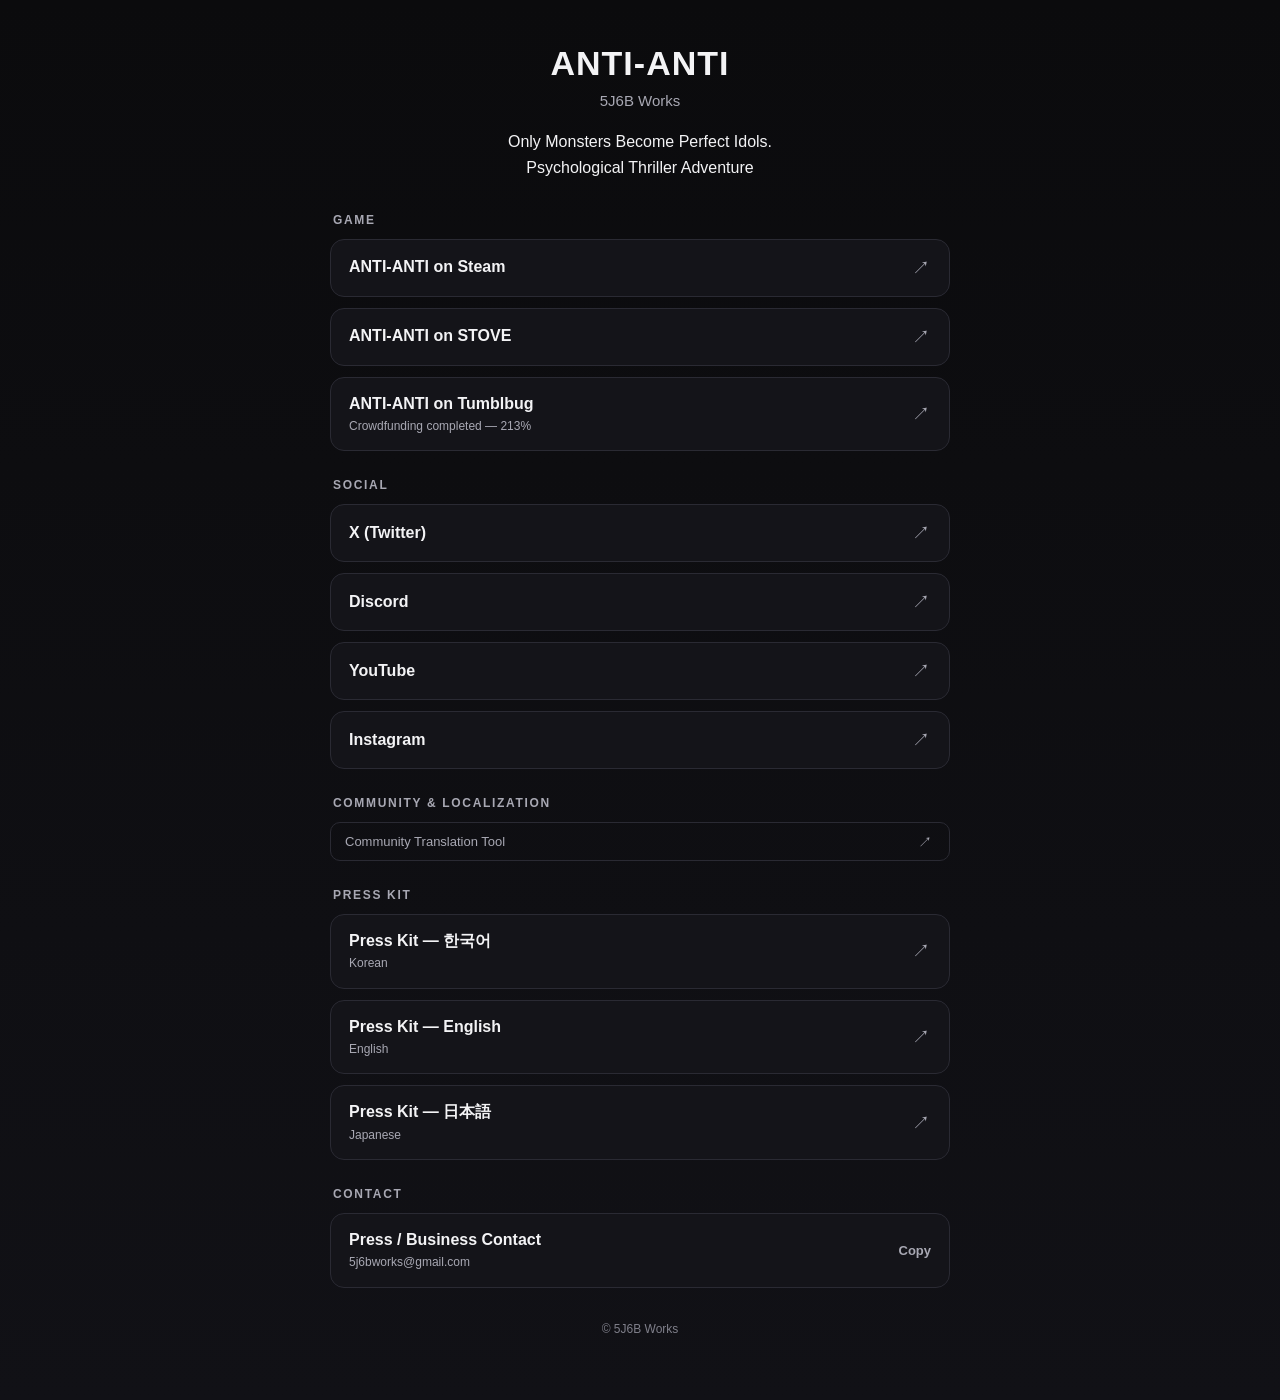
<file: index.html>
<!doctype html>
<html lang="ko">
<head>
  <meta charset="utf-8" />

  <meta
    name="viewport"
    content="width=device-width, initial-scale=1, maximum-scale=5, viewport-fit=cover"
  />

  <title>ANTI-ANTI | 5J6B Works</title>

  <meta
    name="description"
    content="Official links for ANTI-ANTI by 5J6B Works."
  />

  <style>
    :root {
      --bg: #0b0b0d;
      --panel: #141419;
      --text: #f3f3f5;
      --muted: #a8a8b3;
      --border: #2a2a33;
      --hover: #1e1e26;
    }

    * {
      box-sizing: border-box;
    }

    html {
      margin: 0;
      padding: 0;
      width: 100%;
      min-width: 100%;
      min-height: 100%;
      background: var(--bg);
      -webkit-text-size-adjust: 100%;
      text-size-adjust: 100%;
    }

    body {
      margin: 0;
      padding: 0;
      width: 100%;
      min-width: 100%;
      min-height: 100vh;
      min-height: 100dvh;
      overflow-x: hidden;

      background:
        linear-gradient(
          180deg,
          #0b0b0d 0%,
          #111116 100%
        );

      color: var(--text);

      font-family:
        Inter,
        -apple-system,
        BlinkMacSystemFont,
        "Segoe UI",
        "Noto Sans KR",
        "Noto Sans JP",
        "Noto Sans SC",
        Arial,
        sans-serif;
    }

    .page {
      display: block;
      width: calc(100% - 36px);
      max-width: 620px;
      margin-left: auto;
      margin-right: auto;
      padding-top: 44px;
      padding-bottom: 64px;
    }

    header {
      display: block;
      width: 100%;
      margin: 0 0 30px 0;
      text-align: center;
    }

    h1 {
      display: block;
      margin: 0;
      font-size: 34px;
      line-height: 1.15;
      letter-spacing: 0.03em;
      white-space: normal;
      word-break: normal;
    }

    .studio {
      display: block;
      margin-top: 7px;
      color: var(--muted);
      font-size: 15px;
      line-height: 1.4;
    }

    .tagline {
      display: block;
      width: 100%;
      margin: 18px auto 0;
      font-size: 16px;
      line-height: 1.65;
      white-space: normal;
      word-break: normal;
    }

    .section {
      display: block;
      width: 100%;
      margin-top: 26px;
    }

    .section-title {
      display: block;
      width: 100%;
      margin: 0 0 10px 3px;
      color: var(--muted);
      font-size: 12px;
      font-weight: 700;
      line-height: 1.4;
      letter-spacing: 0.14em;
      text-transform: uppercase;
      white-space: normal;
    }

    .links {
      display: block;
      width: 100%;
    }

    a.button,
    button.button {
      display: flex;
      width: 100%;
      min-width: 100%;
      min-height: 58px;
      margin: 0 0 11px 0;
      padding: 15px 18px;
      align-items: center;
      justify-content: space-between;
      gap: 16px;
      border: 1px solid var(--border);
      border-radius: 14px;
      background: var(--panel);
      color: var(--text);
      font-family: inherit;
      font-size: 16px;
      text-align: left;
      text-decoration: none;
      -webkit-appearance: none;
      appearance: none;
      -webkit-tap-highlight-color: transparent;
      cursor: pointer;

      transition:
        background 0.15s ease,
        border-color 0.15s ease,
        transform 0.15s ease;
    }

    a.button:last-child,
    button.button:last-child {
      margin-bottom: 0;
    }

    a.button:hover,
    button.button:hover {
      background: var(--hover);
      border-color: #444451;
      transform: translateY(-1px);
    }

    a.button:active,
    button.button:active {
      transform: translateY(0);
    }

    .button-content {
      display: block;
      flex: 1 1 auto;
      width: auto;
      min-width: 0;
      overflow: hidden;
    }

    .label {
      display: block;
      width: 100%;
      font-size: 16px;
      font-weight: 700;
      line-height: 1.4;
      white-space: normal;
      word-break: normal;
      overflow-wrap: normal;
    }

    .sub {
      display: block;
      width: 100%;
      margin-top: 3px;
      color: var(--muted);
      font-size: 12px;
      font-weight: 400;
      line-height: 1.45;
      white-space: normal;
      word-break: normal;
      overflow-wrap: break-word;
    }

    .arrow {
      display: block;
      flex: 0 0 auto;
      width: 20px;
      color: var(--muted);
      font-size: 18px;
      line-height: 1;
      text-align: center;
      white-space: nowrap;
    }

    .copy-text {
      display: block;
      flex: 0 0 auto;
      min-width: 48px;
      color: var(--muted);
      font-size: 13px;
      font-weight: 600;
      text-align: right;
      white-space: nowrap;
    }

    footer {
      display: block;
      width: 100%;
      margin-top: 34px;
      color: #7f7f8a;
      font-size: 12px;
      text-align: center;
    }

    @supports (
      padding-top: env(safe-area-inset-top)
    ) {
      .page {
        padding-top:
          max(44px, env(safe-area-inset-top));
        padding-bottom:
          max(64px, env(safe-area-inset-bottom));
      }
    }

    @media (max-width: 480px) {
      .page {
        width: calc(100% - 28px);
        padding-top: 32px;
        padding-bottom: 48px;
      }

      h1 {
        font-size: 30px;
      }

      .tagline {
        font-size: 15px;
      }

      a.button,
      button.button {
        min-height: 56px;
        padding: 14px 15px;
        gap: 12px;
        border-radius: 13px;
      }

      .label {
        font-size: 15px;
      }
    }

    @media (max-width: 360px) {
      .page {
        width: calc(100% - 24px);
        padding-top: 26px;
      }

      h1 {
        font-size: 27px;
      }

      .studio {
        font-size: 14px;
      }

      .tagline {
        font-size: 14px;
      }

      .section {
        margin-top: 22px;
      }

      .section-title {
        font-size: 11px;
      }

      a.button,
      button.button {
        padding: 13px 13px;
        gap: 10px;
      }

      .label {
        font-size: 14px;
      }

      .sub {
        font-size: 11px;
      }

      .arrow {
        width: 18px;
        font-size: 16px;
      }

      .copy-text {
        min-width: 44px;
        font-size: 12px;
      }
    }

    /* Subtle community translation link */
    .translation-link {
      display: flex;
      align-items: center;
      justify-content: space-between;
      gap: 12px;
      padding: 11px 14px;
      border: 1px solid var(--border);
      border-radius: 10px;
      color: var(--muted);
      font-size: 13px;
      text-decoration: none;
      transition: background 0.15s ease, color 0.15s ease;
    }

    .translation-link:hover {
      background: var(--hover);
      color: var(--text);
    }

    .translation-link .arrow {
      font-size: 14px;
    }
  </style>
</head>

<body>

  <main class="page">

    <!-- HEADER -->
    <header>

      <h1>
        ANTI-ANTI
      </h1>

      <div class="studio">
        5J6B Works
      </div>

      <div class="tagline">
        Only Monsters Become Perfect Idols.
        <br />
        Psychological Thriller Adventure
      </div>

    </header>


    <!-- GAME -->
    <section class="section">

      <div class="section-title">
        Game
      </div>

      <div class="links">

        <a
          class="button"
          href="https://store.steampowered.com/app/4982060/_Antianti/"
          target="_blank"
          rel="noopener noreferrer"
        >
          <span class="button-content">
            <span class="label">
              ANTI-ANTI on Steam
            </span>
          </span>
          <span class="arrow">↗</span>
        </a>

        <a
          class="button"
          href="https://store.onstove.com/ko/games/105019"
          target="_blank"
          rel="noopener noreferrer"
        >
          <span class="button-content">
            <span class="label">
              ANTI-ANTI on STOVE
            </span>
          </span>
          <span class="arrow">↗</span>
        </a>

        <a
          class="button"
          href="https://tumblbug.com/antianti"
          target="_blank"
          rel="noopener noreferrer"
        >
          <span class="button-content">

            <span class="label">
              ANTI-ANTI on Tumblbug
            </span>

            <span class="sub">
              Crowdfunding completed — 213%
            </span>

          </span>
          <span class="arrow">↗</span>
        </a>

      </div>

    </section>


    <!-- SOCIAL -->
    <section class="section">

      <div class="section-title">
        Social
      </div>

      <div class="links">

        <a
          class="button"
          href="https://x.com/ANTIANTIOff"
          target="_blank"
          rel="noopener noreferrer"
        >
          <span class="button-content">
            <span class="label">
              X (Twitter)
            </span>
          </span>
          <span class="arrow">↗</span>
        </a>

        <a
          class="button"
          href="https://discord.gg/z6xx35nrTm"
          target="_blank"
          rel="noopener noreferrer"
        >
          <span class="button-content">
            <span class="label">
              Discord
            </span>
          </span>
          <span class="arrow">↗</span>
        </a>

        <a
          class="button"
          href="https://www.youtube.com/@5J6B"
          target="_blank"
          rel="noopener noreferrer"
        >
          <span class="button-content">
            <span class="label">
              YouTube
            </span>
          </span>
          <span class="arrow">↗</span>
        </a>

        <a
          class="button"
          href="https://www.instagram.com/5j6bworks/"
          target="_blank"
          rel="noopener noreferrer"
        >
          <span class="button-content">
            <span class="label">
              Instagram
            </span>
          </span>
          <span class="arrow">↗</span>
        </a>

      </div>

    </section>



    <!-- COMMUNITY TRANSLATION -->
    <section class="section" aria-label="Community Translation">
      <div class="section-title">Community &amp; Localization</div>
      <a
        class="translation-link"
        href="./translation/"
        target="_blank"
        rel="noopener noreferrer"
      >
        <span>Community Translation Tool</span>
        <span class="arrow" aria-hidden="true">↗</span>
      </a>
    </section>

    <!-- PRESS KIT -->
    <section class="section">

      <div class="section-title">
        Press Kit
      </div>

      <div class="links">

        <a
          class="button"
          href="https://www.dropbox.com/scl/fo/gnxeeh4ao5i92hqqiiwoh/APjNl7eRL-Ej7xp3J9XtW1o?rlkey=5grn3jd0peuuy9a6ziyakmox6&amp;dl=0"
          target="_blank"
          rel="noopener noreferrer"
        >
          <span class="button-content">

            <span class="label">
              Press Kit — 한국어
            </span>

            <span class="sub">
              Korean
            </span>

          </span>
          <span class="arrow">↗</span>
        </a>

        <a
          class="button"
          href="https://www.dropbox.com/scl/fo/z9iy5kual9qioai8h04zq/APa6T_0iNFgmUhNmBuLcLMU?rlkey=63bvrdo23w4oyhqtua57bfxe2&amp;dl=0"
          target="_blank"
          rel="noopener noreferrer"
        >
          <span class="button-content">

            <span class="label">
              Press Kit — English
            </span>

            <span class="sub">
              English
            </span>

          </span>
          <span class="arrow">↗</span>
        </a>

        <a
          class="button"
          href="https://www.dropbox.com/scl/fo/m1qpckzqhs9bkubrins7f/AOkO6b1g73HgB76JinKdDsg?rlkey=h7kimofdzx8jw47mykohyvna8&amp;dl=0"
          target="_blank"
          rel="noopener noreferrer"
        >
          <span class="button-content">

            <span class="label">
              Press Kit — 日本語
            </span>

            <span class="sub">
              Japanese
            </span>

          </span>
          <span class="arrow">↗</span>
        </a>

      </div>

    </section>


    <!-- CONTACT -->
    <section class="section">

      <div class="section-title">
        Contact
      </div>

      <div class="links">

        <button
          class="button"
          type="button"
          onclick="copyEmail(this)"
          aria-label="Copy press and business contact email"
        >

          <span class="button-content">

            <span class="label">
              Press / Business Contact
            </span>

            <span class="sub">
              5j6bworks@gmail.com
            </span>

          </span>

          <span class="copy-text">
            Copy
          </span>

        </button>

      </div>

    </section>


    <!-- FOOTER -->
    <footer>
      © 5J6B Works
    </footer>

  </main>


  <script>
    function copyEmail(button) {
      const email =
        "5j6bworks@gmail.com";

      const indicator =
        button.querySelector(
          ".copy-text"
        );

      if (
        navigator.clipboard &&
        window.isSecureContext
      ) {
        navigator.clipboard
          .writeText(email)
          .then(function () {
            showCopiedState(
              indicator
            );
          })
          .catch(function () {
            fallbackCopyEmail(
              email,
              indicator
            );
          });

        return;
      }

      fallbackCopyEmail(
        email,
        indicator
      );
    }


    function fallbackCopyEmail(
      email,
      indicator
    ) {
      const textarea =
        document.createElement(
          "textarea"
        );

      textarea.value =
        email;

      textarea.setAttribute(
        "readonly",
        ""
      );

      textarea.style.position =
        "fixed";

      textarea.style.top =
        "0";

      textarea.style.left =
        "0";

      textarea.style.width =
        "1px";

      textarea.style.height =
        "1px";

      textarea.style.opacity =
        "0";

      document.body.appendChild(
        textarea
      );

      textarea.focus();
      textarea.select();

      textarea.setSelectionRange(
        0,
        textarea.value.length
      );

      try {
        const success =
          document.execCommand(
            "copy"
          );

        if (!success) {
          throw new Error(
            "Copy failed"
          );
        }

        showCopiedState(
          indicator
        );
      } catch (error) {
        indicator.textContent =
          "Copy failed";

        setTimeout(
          function () {
            indicator.textContent =
              "Copy";
          },
          1500
        );
      }

      document.body.removeChild(
        textarea
      );
    }


    function showCopiedState(
      indicator
    ) {
      indicator.textContent =
        "Copied!";

      setTimeout(
        function () {
          indicator.textContent =
            "Copy";
        },
        1500
      );
    }
  </script>

</body>
</html>
</file>
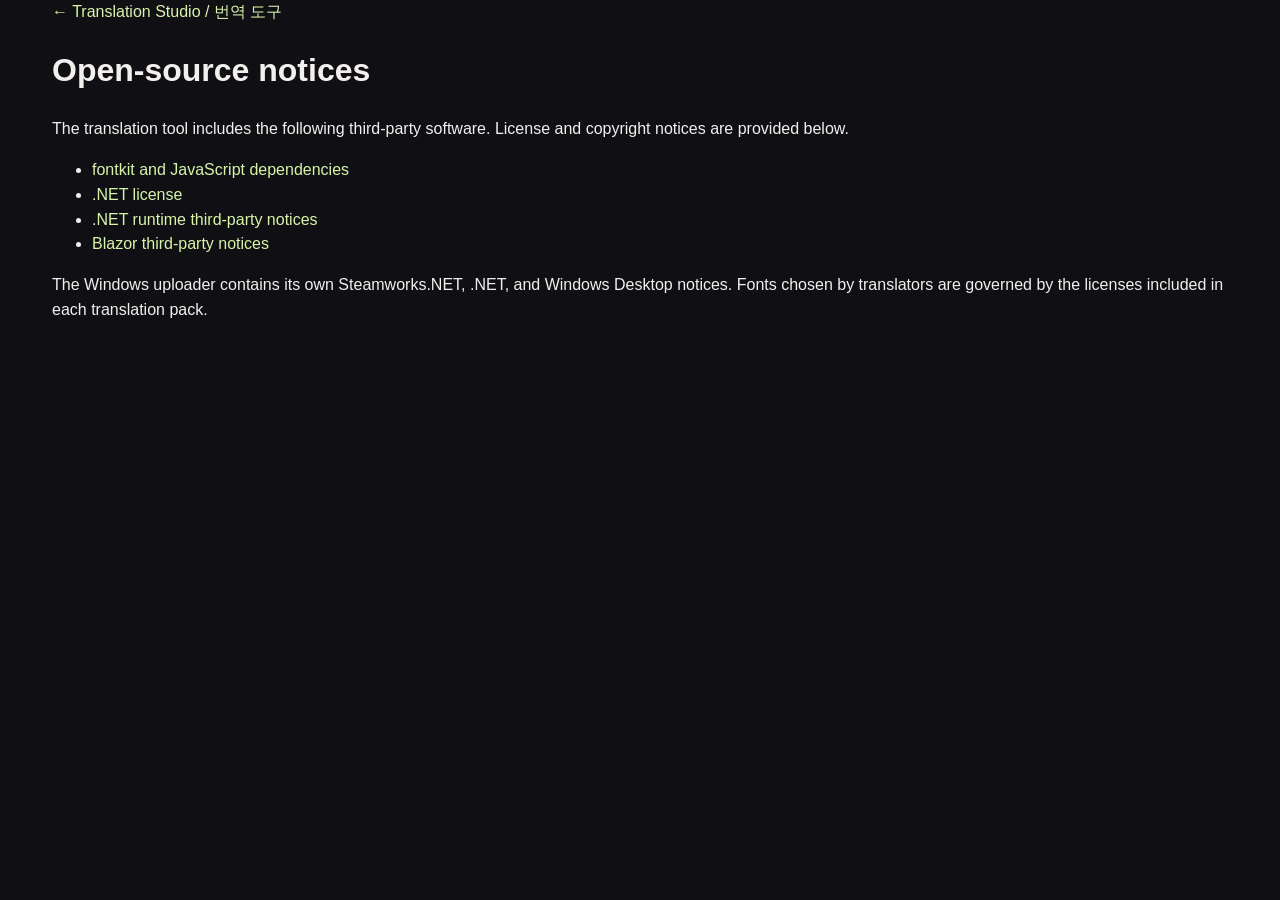
<file: translation/licenses.html>
<!doctype html>
<html lang="en"><head><meta charset="utf-8"><meta name="viewport" content="width=device-width,initial-scale=1"><title>Open-source notices — ANTI-ANTI Translation Studio</title><link rel="stylesheet" href="app.css"></head>
<body><main><a href="./">← Translation Studio / 번역 도구</a><h1>Open-source notices</h1>
<p>The translation tool includes the following third-party software. License and copyright notices are provided below.</p>
<ul><li><a href="THIRD-PARTY-JS.txt">fontkit and JavaScript dependencies</a></li><li><a href="DOTNET-LICENSE.txt">.NET license</a></li><li><a href="THIRD-PARTY-DOTNET.txt">.NET runtime third-party notices</a></li><li><a href="THIRD-PARTY-BLAZOR.txt">Blazor third-party notices</a></li></ul>
<p>The Windows uploader contains its own Steamworks.NET, .NET, and Windows Desktop notices. Fonts chosen by translators are governed by the licenses included in each translation pack.</p></main></body></html>
</file>
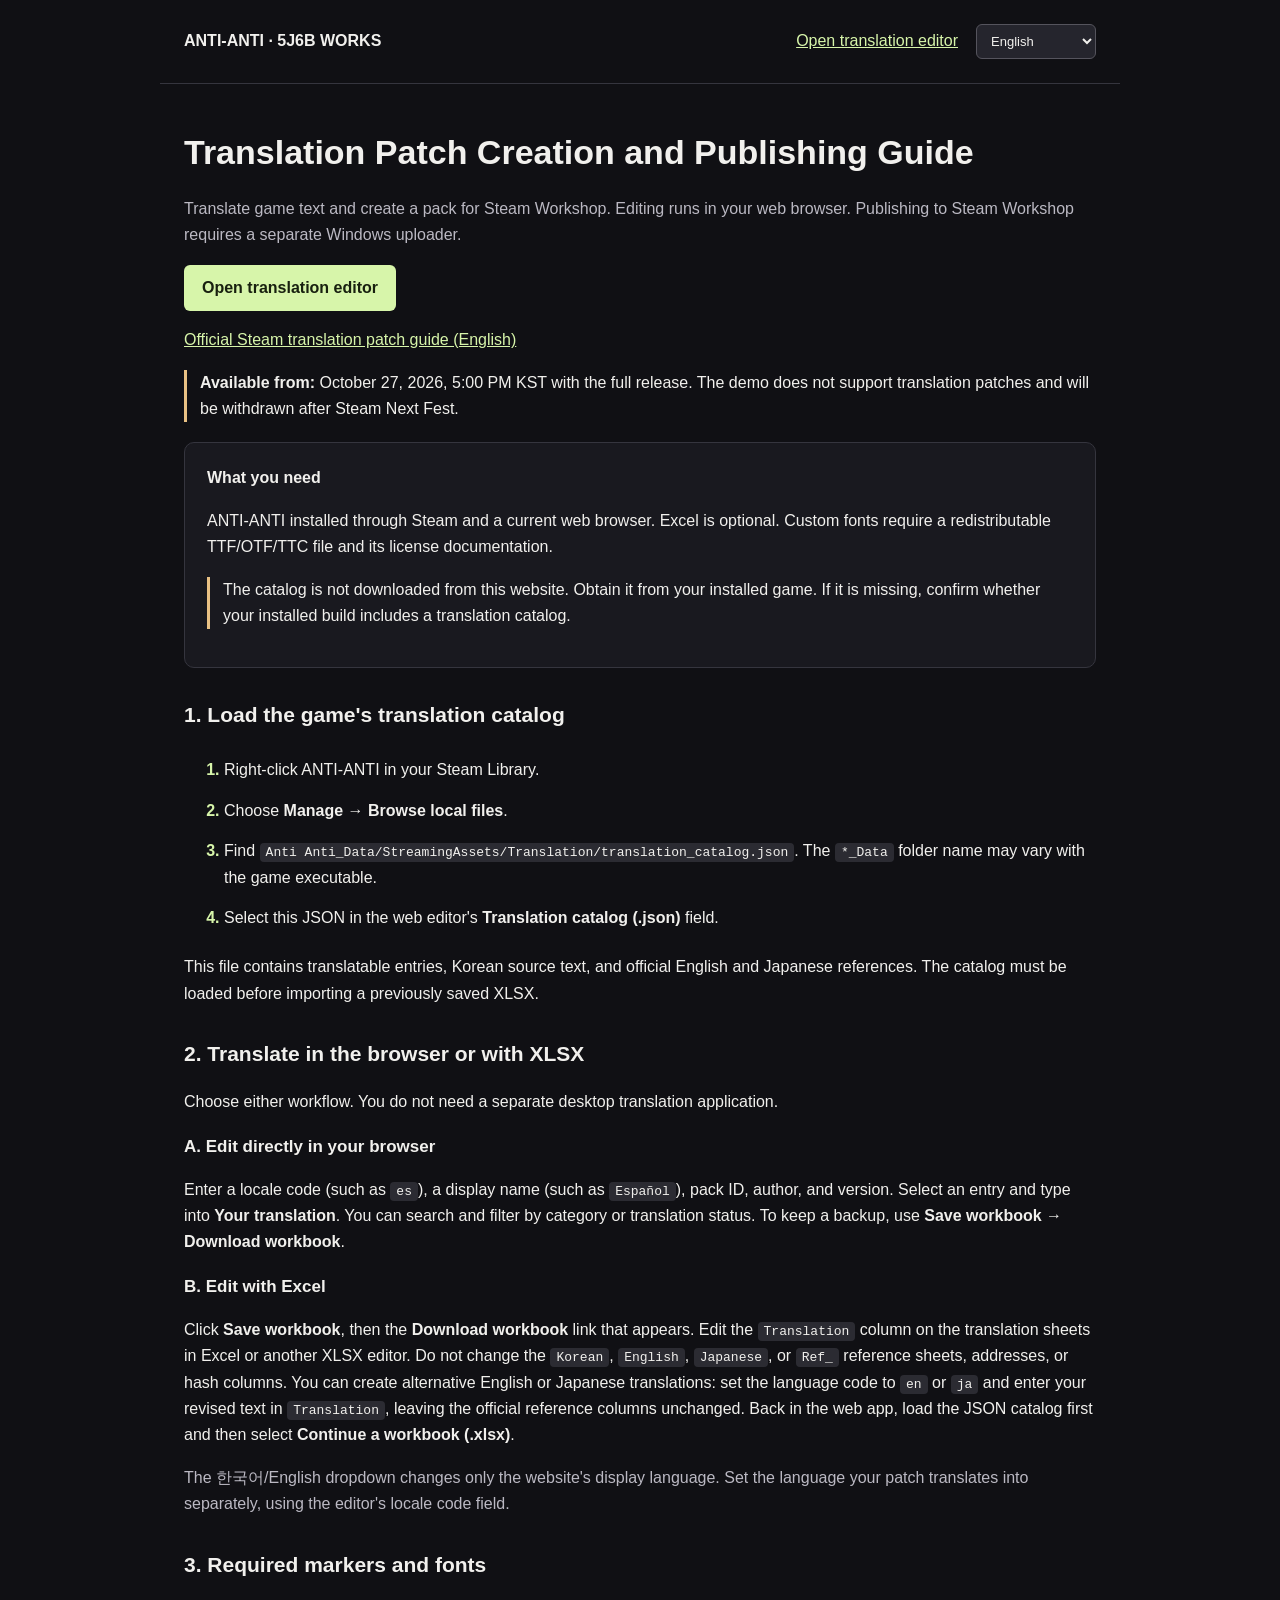
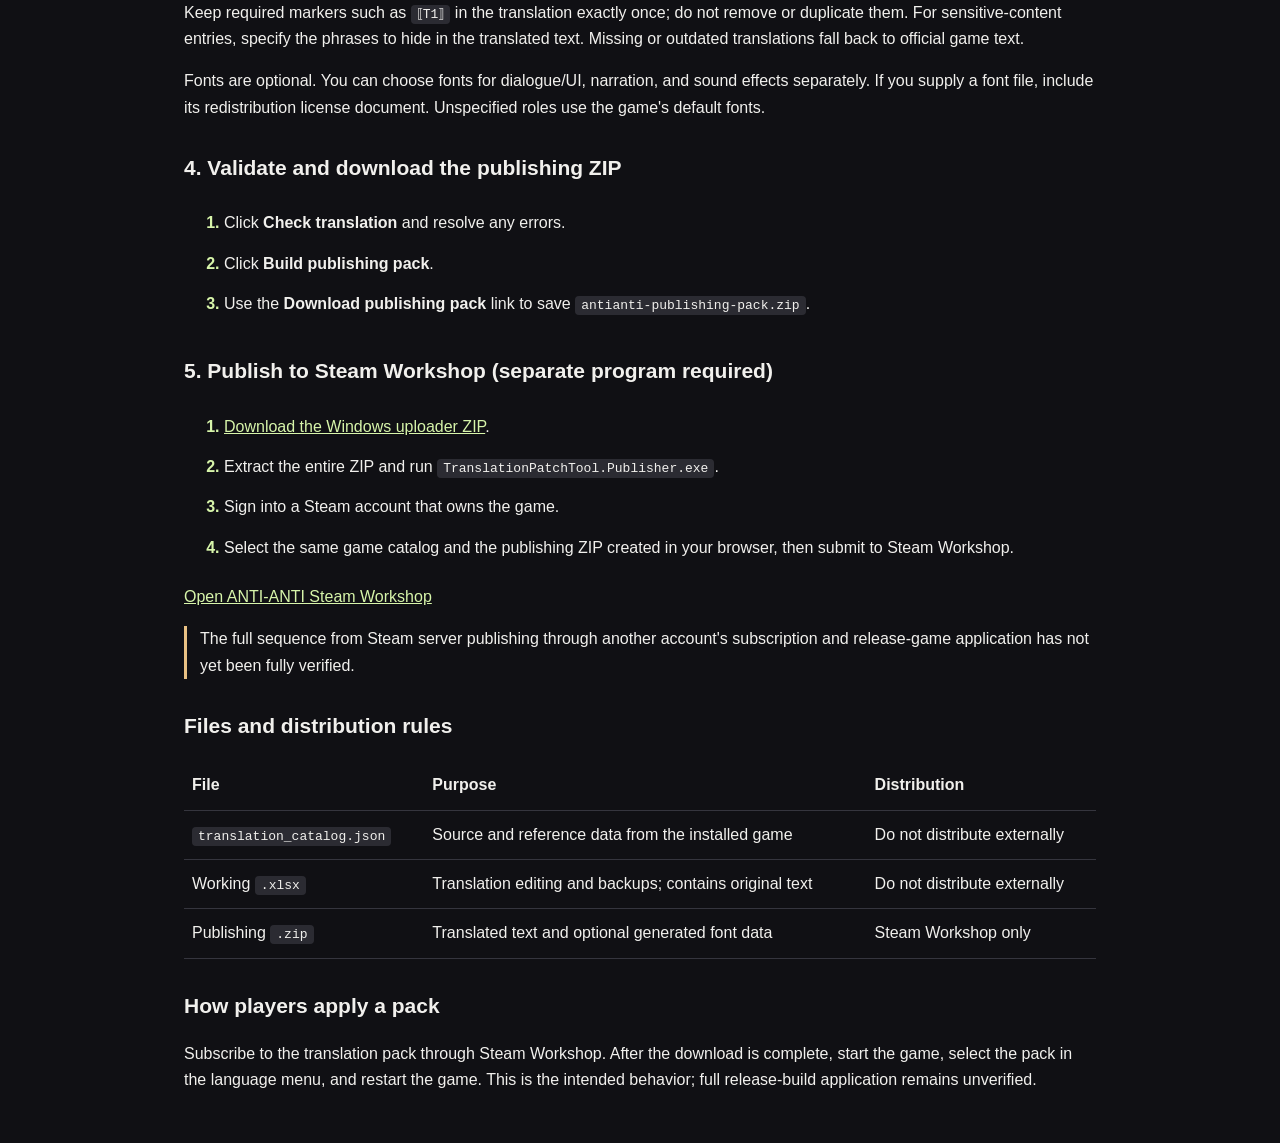
<file: translation/usage.html>
<!doctype html>
<html lang="ko">
<head>
<meta charset="utf-8">
<meta name="viewport" content="width=device-width, initial-scale=1">
<title>ANTI-ANTI · 번역 패치 사용 안내</title>
<style>
:root{color-scheme:dark;font-family:Arial,"Malgun Gothic",sans-serif}
*{box-sizing:border-box}body{background:#101014;color:#f1f0ed;margin:0;line-height:1.65}
header,main{max-width:960px;margin:auto;padding:24px}
header{display:flex;justify-content:space-between;align-items:center;gap:15px;border-bottom:1px solid #35353e}
header .tools{display:flex;align-items:center;gap:18px}
header select{padding:8px 10px;width:120px;border-radius:6px;border:1px solid #55545d;color:#f1f0ed;background:#25252d;font:13px Arial,sans-serif}
a{color:#d7f5aa}h1{font-size:clamp(24px,4vw,34px);line-height:1.25}h2{font-size:21px;margin-top:30px}h3{font-size:17px;margin-bottom:5px}
.muted{color:#bbb9c3}.panel{background:#19191f;border:1px solid #35353e;border-radius:10px;padding:22px;margin:20px 0}
.steps li{padding:7px 0}.steps li::marker{font-weight:bold;color:#d7f5aa}
code{background:#2b2b32;border-radius:4px;padding:2px 6px;overflow-wrap:anywhere}
table{border-collapse:collapse;width:100%}th,td{text-align:left;border-bottom:1px solid #35353e;padding:11px 8px;vertical-align:top}
.warn{border-left:3px solid #e9c184;padding-left:13px}.btn{display:inline-block;padding:10px 18px;background:#d7f5aa;color:#18200f;border-radius:6px;text-decoration:none;font-weight:bold}
section{margin-bottom:25px}
html[lang="ko"] [data-view="en"],html[lang="en"] [data-view="ko"]{display:none!important}
@media(max-width:650px){header{flex-wrap:wrap}header,main{padding:18px}table{font-size:12px}header .tools{width:100%;justify-content:space-between}}
</style>
<script>
(()=>{const key='antianti.translation.ui.lang';let lang;try{lang=localStorage.getItem(key)}catch(_){}
if(lang!=='ko'&&lang!=='en')lang=navigator.language.toLowerCase().startsWith('ko')?'ko':'en';
document.documentElement.lang=lang;
document.addEventListener('DOMContentLoaded',()=>{const selector=document.getElementById('site-language');selector.value=lang;selector.addEventListener('change',()=>{lang=selector.value;document.documentElement.lang=lang;try{localStorage.setItem(key,lang)}catch(_){}})})})();
</script>
</head>
<body>
<header>
  <strong>ANTI-ANTI · 5J6B WORKS</strong>
  <div class="tools">
    <a href="./"><span data-view="ko">번역 웹앱 열기</span><span data-view="en">Open translation editor</span></a>
    <label for="site-language"><select id="site-language" aria-label="Website language"><option value="ko">한국어</option><option value="en">English</option></select></label>
  </div>
</header>
<main data-view="ko">
<h1>번역 패치 제작 및 게시 안내</h1>
<p class="muted">게임에 포함된 텍스트를 번역하고 Steam 창작마당에 게시하는 방법입니다. 번역 편집은 웹 브라우저에서 진행하지만, Steam 게시는 별도의 Windows 업로더가 필요합니다.</p>
<p><a class="btn" href="./">번역 웹앱 실행</a></p>
<p><a href="https://steamcommunity.com/sharedfiles/filedetails/?id=3826728977" target="_blank" rel="noopener">Steam 공식 번역 패치 제작·설치 가이드 (영어)</a></p>
<p class="warn"><b>이용 시작:</b> 2026년 10월 27일 17:00(KST) 정식 출시부터. 데모는 번역 패치를 지원하지 않으며 Steam Next Fest 종료 후 제공을 종료할 예정입니다.</p>
<div class="panel"><strong>준비물</strong><p>Steam에 설치된 ANTI-ANTI, 최신 웹 브라우저. Excel은 선택 사항입니다. 사용자 글꼴을 쓴다면 재배포가 허용된 TTF/OTF/TTC 파일 및 라이선스 문서가 필요합니다.</p><p class="warn">카탈로그는 사이트에서 제공하지 않습니다. 게임 설치 폴더에서 가져와야 합니다. 설치본에 카탈로그가 없는 경우 해당 빌드에 포함되었는지 확인해야 합니다.</p></div>
<section><h2>1. 게임의 번역 카탈로그 불러오기</h2>
<ol class="steps"><li>Steam 라이브러리에서 ANTI-ANTI를 우클릭합니다.</li><li><strong>관리 → 로컬 파일 찾아보기</strong>로 설치 폴더를 엽니다.</li><li><code>Anti Anti_Data/StreamingAssets/Translation/translation_catalog.json</code>을 찾습니다. <code>*_Data</code> 폴더 이름은 실행 파일명에 따라 달라질 수 있습니다.</li><li>웹앱의 <strong>번역 카탈로그 (.json)</strong>에서 파일을 선택합니다.</li></ol>
<p>이 JSON에는 번역할 문장과 한국어 원문·공식 영어·일본어 참고 문구가 담겨 있습니다. XLSX를 먼저 불러올 수는 없습니다. 카탈로그를 불러온 후에만 기존 XLSX를 가져올 수 있습니다.</p></section>
<section><h2>2. 번역 작업: 웹에서 직접 입력하거나 XLSX 사용</h2><p>두 가지 작업 방법 중 하나를 선택합니다. 별도의 로컬 번역 앱은 필요하지 않습니다.</p>
<h3>A. 웹에서 편집</h3><p>언어 코드(예: <code>es</code>), 언어 표시명(예: <code>Español</code>), 번역팩 ID, 제작자, 버전을 입력합니다. 번역할 항목을 선택하고 <strong>내 번역</strong>에 작성합니다. 검색·분류·번역 상태 필터를 사용할 수 있습니다. 중간 결과를 보관할 때는 <strong>작업 양식 저장 → 작업 양식 다운로드</strong>를 이용하세요.</p>
<h3>B. Excel에서 편집</h3><p><strong>작업 양식 저장</strong>을 누른 다음 화면에 나타나는 <strong>작업 양식 다운로드</strong> 링크로 XLSX를 저장합니다. Excel 등에서 각 번역 시트의 <code>Translation</code> 열을 편집합니다. <code>Korean</code>·<code>English</code>·<code>Japanese</code>와 <code>Ref_</code> 참고 시트, 주소와 해시 열은 고치지 않습니다. 기존 영어·일본어 번역을 새롭게 작성하려면 언어 코드를 <code>en</code> 또는 <code>ja</code>로 설정하고 <code>Translation</code> 열에 수정 번역을 적습니다. 공식 참고 열은 그대로 둡니다. 웹앱에서 JSON 카탈로그를 다시 불러온 뒤 <strong>기존 작업용 XLSX 불러오기</strong>로 이어서 작업합니다.</p>
<p class="muted">상단의 한국어/English 선택은 웹사이트 설명 언어만 변경합니다. 제작할 번역팩의 대상 언어는 작업 화면의 ‘언어 코드’ 필드에서 별도로 설정합니다.</p></section>
<section><h2>3. 필수 표식과 글꼴</h2><p><code>⟦T1⟧</code> 등의 필수 표식은 번역문에 유지해야 하며 삭제·중복할 수 없습니다. 민감 표현 가리기 대상 행은 번역문에서 가릴 표현도 지정합니다. 미번역이거나 원문이 바뀐 행은 공식 번역으로 대체됩니다.</p><p>글꼴은 선택 사항입니다. 돋움(대사·UI), 바탕(나레이션), 효과음에 각각 지정할 수 있으며, 파일을 넣었다면 재배포 라이선스 문서도 제출해야 합니다. 글꼴을 지정하지 않으면 게임 기본 글꼴을 사용합니다.</p></section>
<section><h2>4. 검증 및 게시용 ZIP 다운로드</h2><ol class="steps"><li><strong>번역 검사</strong>를 실행하여 오류를 수정합니다.</li><li><strong>게시용 팩 만들기</strong>를 눌러 파일을 생성합니다.</li><li>화면에 나타나는 <strong>게시용 팩 다운로드</strong> 링크에서 <code>antianti-publishing-pack.zip</code>을 저장합니다.</li></ol></section>
<section><h2>5. Steam 창작마당 게시 (별도 프로그램 필요)</h2><ol class="steps"><li><a href="downloads/antianti-workshop-uploader-win-x64.zip">Windows 게시 도구 ZIP 다운로드</a></li><li>압축을 전부 해제한 다음 <code>TranslationPatchTool.Publisher.exe</code>를 실행합니다.</li><li>게임을 소유한 Steam 계정으로 로그인합니다.</li><li>동일한 카탈로그와 웹앱에서 생성한 게시용 ZIP을 선택해 게시를 진행합니다.</li></ol><p><a href="https://steamcommunity.com/app/4982060/workshop/">ANTI-ANTI 창작마당 열기</a></p><p class="warn">실제 Steam 서버 게시 → 다른 계정 구독 → 배포판 게임 적용까지의 전체 과정은 아직 최종 검증되지 않았습니다.</p></section>
<section><h2>파일의 역할과 배포 제한</h2><table><thead><tr><th>파일</th><th>무엇에 쓰나요?</th><th>배포</th></tr></thead><tbody><tr><td><code>translation_catalog.json</code></td><td>게임 설치본의 번역 원본·참고 데이터</td><td>외부 배포 금지</td></tr><tr><td>작업용 <code>.xlsx</code></td><td>번역 편집 및 백업. 원문 포함</td><td>외부 배포 금지</td></tr><tr><td>게시용 <code>.zip</code></td><td>번역 내용과 선택적 글꼴 생성물</td><td>Steam 창작마당에만 게시</td></tr></tbody></table></section>
<section><h2>플레이어 적용</h2><p>창작마당에서 번역팩을 구독한 뒤 다운로드가 완료되면 게임을 실행합니다. 게임 언어 선택 메뉴에서 해당 팩을 선택하고 재시작해 적용하도록 설계되어 있습니다. 배포판 전체 적용은 아직 검증되지 않았습니다.</p></section>
</main>
<main data-view="en">
<h1>Translation Patch Creation and Publishing Guide</h1>
<p class="muted">Translate game text and create a pack for Steam Workshop. Editing runs in your web browser. Publishing to Steam Workshop requires a separate Windows uploader.</p>
<p><a class="btn" href="./">Open translation editor</a></p>
<p><a href="https://steamcommunity.com/sharedfiles/filedetails/?id=3826728977" target="_blank" rel="noopener">Official Steam translation patch guide (English)</a></p>
<p class="warn"><b>Available from:</b> October 27, 2026, 5:00 PM KST with the full release. The demo does not support translation patches and will be withdrawn after Steam Next Fest.</p>
<div class="panel"><strong>What you need</strong><p>ANTI-ANTI installed through Steam and a current web browser. Excel is optional. Custom fonts require a redistributable TTF/OTF/TTC file and its license documentation.</p><p class="warn">The catalog is not downloaded from this website. Obtain it from your installed game. If it is missing, confirm whether your installed build includes a translation catalog.</p></div>
<section><h2>1. Load the game's translation catalog</h2><ol class="steps"><li>Right-click ANTI-ANTI in your Steam Library.</li><li>Choose <strong>Manage → Browse local files</strong>.</li><li>Find <code>Anti Anti_Data/StreamingAssets/Translation/translation_catalog.json</code>. The <code>*_Data</code> folder name may vary with the game executable.</li><li>Select this JSON in the web editor's <strong>Translation catalog (.json)</strong> field.</li></ol><p>This file contains translatable entries, Korean source text, and official English and Japanese references. The catalog must be loaded before importing a previously saved XLSX.</p></section>
<section><h2>2. Translate in the browser or with XLSX</h2><p>Choose either workflow. You do not need a separate desktop translation application.</p>
<h3>A. Edit directly in your browser</h3><p>Enter a locale code (such as <code>es</code>), a display name (such as <code>Español</code>), pack ID, author, and version. Select an entry and type into <strong>Your translation</strong>. You can search and filter by category or translation status. To keep a backup, use <strong>Save workbook → Download workbook</strong>.</p>
<h3>B. Edit with Excel</h3><p>Click <strong>Save workbook</strong>, then the <strong>Download workbook</strong> link that appears. Edit the <code>Translation</code> column on the translation sheets in Excel or another XLSX editor. Do not change the <code>Korean</code>, <code>English</code>, <code>Japanese</code>, or <code>Ref_</code> reference sheets, addresses, or hash columns. You can create alternative English or Japanese translations: set the language code to <code>en</code> or <code>ja</code> and enter your revised text in <code>Translation</code>, leaving the official reference columns unchanged. Back in the web app, load the JSON catalog first and then select <strong>Continue a workbook (.xlsx)</strong>.</p>
<p class="muted">The 한국어/English dropdown changes only the website's display language. Set the language your patch translates into separately, using the editor's locale code field.</p></section>
<section><h2>3. Required markers and fonts</h2><p>Keep required markers such as <code>⟦T1⟧</code> in the translation exactly once; do not remove or duplicate them. For sensitive-content entries, specify the phrases to hide in the translated text. Missing or outdated translations fall back to official game text.</p><p>Fonts are optional. You can choose fonts for dialogue/UI, narration, and sound effects separately. If you supply a font file, include its redistribution license document. Unspecified roles use the game's default fonts.</p></section>
<section><h2>4. Validate and download the publishing ZIP</h2><ol class="steps"><li>Click <strong>Check translation</strong> and resolve any errors.</li><li>Click <strong>Build publishing pack</strong>.</li><li>Use the <strong>Download publishing pack</strong> link to save <code>antianti-publishing-pack.zip</code>.</li></ol></section>
<section><h2>5. Publish to Steam Workshop (separate program required)</h2><ol class="steps"><li><a href="downloads/antianti-workshop-uploader-win-x64.zip">Download the Windows uploader ZIP</a>.</li><li>Extract the entire ZIP and run <code>TranslationPatchTool.Publisher.exe</code>.</li><li>Sign into a Steam account that owns the game.</li><li>Select the same game catalog and the publishing ZIP created in your browser, then submit to Steam Workshop.</li></ol><p><a href="https://steamcommunity.com/app/4982060/workshop/">Open ANTI-ANTI Steam Workshop</a></p><p class="warn">The full sequence from Steam server publishing through another account's subscription and release-game application has not yet been fully verified.</p></section>
<section><h2>Files and distribution rules</h2><table><thead><tr><th>File</th><th>Purpose</th><th>Distribution</th></tr></thead><tbody><tr><td><code>translation_catalog.json</code></td><td>Source and reference data from the installed game</td><td>Do not distribute externally</td></tr><tr><td>Working <code>.xlsx</code></td><td>Translation editing and backups; contains original text</td><td>Do not distribute externally</td></tr><tr><td>Publishing <code>.zip</code></td><td>Translated text and optional generated font data</td><td>Steam Workshop only</td></tr></tbody></table></section>
<section><h2>How players apply a pack</h2><p>Subscribe to the translation pack through Steam Workshop. After the download is complete, start the game, select the pack in the language menu, and restart the game. This is the intended behavior; full release-build application remains unverified.</p></section>
</main>
</body></html>
</file>
<file: translation/app.css>
:root{color-scheme:dark;--bg:#101014;--panel:#19191f;--ink:#f1f0ed;--muted:#aaa8b4;--line:#34333d;--accent:#d7f5aa;--danger:#ffafab;font-family:Inter,Arial,"Malgun Gothic",sans-serif}*{box-sizing:border-box}body{margin:0;background:var(--bg);color:var(--ink);line-height:1.55}button,input,select,textarea{font:inherit}button,a,input,textarea,select{outline-offset:4px}button{cursor:pointer;border:1px solid var(--line);border-radius:7px;padding:10px 16px;background:#25252d;color:var(--ink)}button:disabled{opacity:.4;cursor:not-allowed}button:hover:enabled{border-color:var(--accent)}a{color:var(--accent);text-decoration:none}a:hover{text-decoration:underline}input,select,textarea{width:100%;background:#101014;color:var(--ink);border:1px solid var(--line);border-radius:6px;padding:10px 12px}input[type=file]{font-size:13px;padding:9px}input::file-selector-button{border:0;border-radius:4px;padding:5px 8px;margin-right:10px;background:#34343e;color:var(--ink)}textarea{resize:vertical;min-height:150px;line-height:1.65}label{display:grid;gap:7px;font-size:13px;color:var(--muted)}.site-header,main,footer{max-width:1240px;margin:auto;padding:0 32px}.site-header{height:90px;display:flex;align-items:center;justify-content:space-between}.wordmark{font-weight:900;font-size:21px;letter-spacing:-1px;color:var(--ink)}.wordmark span{font-size:9px;letter-spacing:2px;color:var(--muted);margin-left:13px}.hero{padding:55px 0 42px;max-width:840px}.eyebrow{font-size:11px;color:var(--accent);letter-spacing:2.4px;font-weight:bold}.hero h1{font-size:clamp(32px,4.5vw,52px);line-height:1.18;letter-spacing:-2px;margin:15px 0 20px}.hero>p:not(.eyebrow){font-size:16px;color:var(--muted)}.privacy{display:inline-block;border:1px solid var(--line);border-radius:30px;padding:5px 11px;font-size:11px;color:var(--muted)}.workflow{border:0;margin:0;padding:0;min-width:0}.panel{border:1px solid var(--line);border-radius:12px;background:var(--panel);padding:28px;margin-bottom:20px}.section-title{display:flex;align-items:flex-start;gap:15px;margin-bottom:25px}.step{font-size:12px;border:1px solid var(--line);border-radius:50%;width:34px;height:34px;display:inline-flex;align-items:center;justify-content:center;color:var(--accent);flex-shrink:0}h2{font-size:18px;font-weight:600;margin:2px 0 5px}p{margin:6px 0 12px}.section-title p,.publishing p{font-size:13px;color:var(--muted);margin-bottom:0}.push{margin-left:auto;white-space:nowrap}.quiet{padding:6px 9px;background:transparent;font-size:12px}.secondary{background:transparent;font-size:13px}.primary{background:var(--accent);color:#19220f;border-color:var(--accent);font-weight:700;min-width:205px}.primary span{margin-left:25px}.file-row{display:grid;grid-template-columns:1fr 1fr;gap:24px}.file-field{padding:15px;border:1px dashed var(--line);border-radius:8px}.file-field .quiet{justify-self:start}.catalog-state{font-size:12px;color:var(--accent);margin-top:15px;overflow-wrap:anywhere}.catalog-state span{color:var(--muted);margin-left:14px}.metadata{display:grid;grid-template-columns:.7fr 1.2fr 1.2fr 1fr .5fr;gap:16px;margin-top:22px}.toolbar{display:flex;gap:10px;margin-bottom:18px}.toolbar input{flex:2;min-width:0}.toolbar select{flex:1;max-width:190px;font-size:12px}.editor-grid{display:grid;grid-template-columns:32% 1fr;min-height:500px;border:1px solid var(--line);border-radius:8px;overflow:hidden}.entry-list{max-height:680px;overflow:auto;border-right:1px solid var(--line);background:#141419}.entry{display:block;width:100%;text-align:left;border:0;border-bottom:1px solid #292832;border-radius:0;background:transparent;padding:13px 15px;font-size:12px}.entry span{display:block}.entry-domain{font-size:9px;letter-spacing:.7px;color:var(--muted);margin-bottom:5px}.entry.selected{background:#293123;box-shadow:inset 3px 0 var(--accent)}.pagination{display:flex;align-items:center;justify-content:space-between;font-size:11px;padding:12px 4px}.editor{padding:23px;min-width:0}.address{font:10px monospace;color:var(--muted);overflow-wrap:anywhere;margin-bottom:20px}.source{border-left:2px solid var(--line);padding-left:12px;margin:15px 0}.source span,summary{font-size:10px;letter-spacing:.5px;color:var(--muted)}.source p,.reference{font-size:13px;white-space:pre-wrap;overflow-wrap:anywhere}.translation-label{margin-top:23px;color:var(--accent)}.tokens{display:flex;flex-wrap:wrap;gap:6px;margin:12px 0 20px}.tokens>span{width:100%;font-size:11px;color:var(--muted)}.token{font:12px monospace;padding:3px 8px}.font-grid{display:grid;grid-template-columns:repeat(3,1fr);gap:16px}.license{margin-top:16px;max-width:660px}.hint{font-size:11px;color:var(--muted)}.actions{display:flex;gap:12px;justify-content:flex-end;margin-top:28px;margin-bottom:15px}.result{border:1px solid #647855;background:#1c2618;border-radius:8px;white-space:pre-wrap;overflow-wrap:anywhere;padding:20px;margin-bottom:20px;font-size:13px}.error{color:var(--danger);border-color:#754943;background:#2c1b1b}.badge{display:inline-block;font-size:11px;padding:3px 9px;border:1px solid var(--line);border-radius:30px;margin-right:9px}.report li{font-size:12px;overflow-wrap:anywhere;margin:10px 0}.notice{color:#f5d9a6;font-size:12px}.publishing{display:flex;gap:17px;padding:32px 8px;max-width:820px}.publishing a{display:inline-block;font-size:12px;margin-top:15px}footer{border-top:1px solid var(--line);padding-top:24px;padding-bottom:32px;margin-top:28px;font-size:11px;color:var(--muted);display:flex;justify-content:space-between}.loading{margin:15vh auto;max-width:600px;font-size:26px;font-weight:bold;padding:30px}.loading span{display:block;color:var(--muted);font-size:14px;font-weight:normal;margin-top:15px}#blazor-error-ui{display:none;position:fixed;bottom:0;width:100%;padding:18px;background:#4e2424;color:white;z-index:100}@media(max-width:850px){.metadata{grid-template-columns:1fr 1fr}.font-grid{grid-template-columns:1fr}.hero{padding-top:25px}.section-title{flex-wrap:wrap}.push{margin-left:49px}.editor-grid{grid-template-columns:1fr}.entry-list{max-height:240px;border-right:0;border-bottom:1px solid var(--line)}.file-row{grid-template-columns:1fr}}@media(max-width:540px){.site-header,main,footer{padding-left:16px;padding-right:16px}.panel{padding:18px}.wordmark span{display:none}.toolbar{flex-wrap:wrap}.toolbar input{flex-basis:100%}.toolbar select{max-width:none}.metadata{grid-template-columns:1fr}.actions{flex-direction:column}.hero h1{letter-spacing:-1px}.editor{padding:16px}footer span{display:none}}
.download{display:inline-block;padding:12px 18px;border:1px solid var(--accent);border-radius:7px;font-size:13px}

/* Header locale selector: the chosen language changes all editor UI text. */
.language-picker{display:flex;align-items:center;gap:10px;min-width:0;font-size:12px;color:var(--muted)}.language-picker select{width:134px;min-width:120px;padding:7px 10px;color:var(--ink);background:var(--panel);font-size:13px}.guide{margin-top:16px}.guide h1{font-size:clamp(24px,3vw,32px);margin:0 0 15px}.guide h2{margin-top:24px}.guide ol{padding-left:23px}.guide li{padding:4px 0;font-size:13px}.guide p{font-size:13px;line-height:1.7}.guide-files p{overflow-wrap:anywhere}.guide .notice{font-size:13px}@media(max-width:540px){.language-picker span{display:none}.language-picker select{width:120px}.site-header{gap:8px}}
</file>
